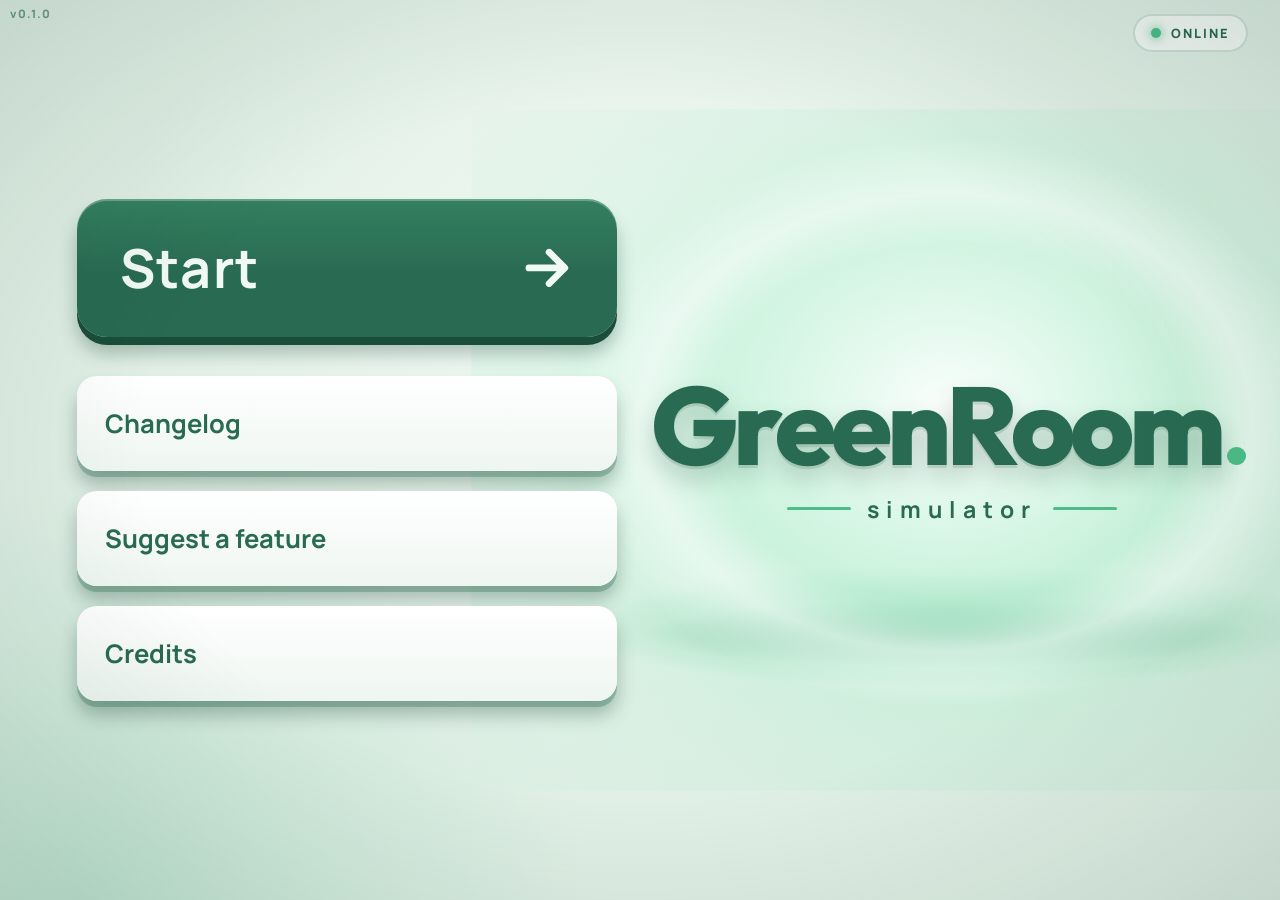
<file: index.html>
<!DOCTYPE html>
<html lang="en">
<head>
  <meta charset="utf-8">
  <meta name="viewport" content="width=device-width, initial-scale=1">
  <title>GreenRoom Simulator</title>

  <!-- Fonts: Outfit (logo/titles) and Manrope (buttons/text). Falls back to system fonts if offline. -->
  <link rel="preconnect" href="https://fonts.googleapis.com">
  <link rel="preconnect" href="https://fonts.gstatic.com" crossorigin>
  <link href="https://fonts.googleapis.com/css2?family=Manrope:wght@500;700;800&family=Outfit:wght@800&family=Rubik:wght@400;500;700;900&display=swap" rel="stylesheet">

  <!-- Styles (each file covers one area, see the notes at the top of each) -->
  <link rel="stylesheet" href="css/base.css">     <!-- colours, buttons, screen switching -->
  <link rel="stylesheet" href="css/home.css">     <!-- home screen -->
  <link rel="stylesheet" href="css/pages.css">    <!-- page headers + placeholder pages -->
  <link rel="stylesheet" href="css/setup.css">    <!-- setup screen (settings + cast) -->
  <link rel="stylesheet" href="css/predefined.css"> <!-- cast tabs + predefined casts -->
  <link rel="stylesheet" href="css/episode.css">  <!-- basic episode screen (GRX test UI) -->
  <link rel="stylesheet" href="css/track-record.css"> <!-- track record table -->
  <link rel="stylesheet" href="css/riggory.css">  <!-- riggory popup + button -->
</head>
<body>

  <!-- Version label: stuck to the top left of every screen. Change the text here when you release a new version. -->
  <div class="version" id="app-version">v0.1.0</div>

  <!-- ==========================================================
       SCREENS
       Each screen is a <section class="screen" data-screen="name">.
       Only the one with class "is-active" is visible.
       Buttons with data-goto="name" switch to that screen
       (handled in js/main.js + js/navigation.js).
       The page address shows the screen too (e.g. index.html#setup),
       so the browser Back button works and you can jump straight
       to a screen while editing.
       ========================================================== -->


  <!-- ============ HOME ============ -->
  <section class="screen screen--home is-active" data-screen="home">

    <!-- Online indicator (top right). js/main.js switches it to OFFLINE if the connection drops. -->
    <div class="status" id="net-status" role="status" aria-live="polite">
      <span class="status-dot" aria-hidden="true"></span><span class="status-text">ONLINE</span>
    </div>

    <div class="home-layout">

      <!-- Logo (on the right, big) -->
      <div class="brand">
        <h1 class="wordmark">GreenRoom<i class="dot"></i></h1>
        <p class="tag">simulator</p>
      </div>

      <!-- Main menu (on the left) -->
      <nav class="menu" aria-label="Main menu">
        <button class="btn start" data-goto="setup" data-autofocus>
          <span>Start</span>
          <svg class="arrow" viewBox="0 0 24 24" aria-hidden="true" focusable="false">
            <path d="M4 12h15M13 5l7 7-7 7" fill="none" stroke="currentColor" stroke-width="3" stroke-linecap="round" stroke-linejoin="round"/>
          </svg>
        </button>
        <div class="minor-list">
          <button class="btn minor" data-goto="changelog">Changelog</button>
          <button class="btn minor" data-goto="suggest">Suggest a feature</button>
          <button class="btn minor" data-goto="credits">Credits</button>
        </div>
      </nav>

    </div>

  </section>


  <!-- ============ SETUP (opened by Start) ============
       LEFT:  season settings (format, premiere, finale)
              built by js/setup.js from js/data/options.js
       RIGHT: search + random on top, search results, then your cast
              built by js/cast.js from js/data/queens.js
       ============================================================ -->
  <section class="screen screen--setup" data-screen="setup" aria-labelledby="title-setup">
    <div class="page-head">
      <div class="page-header">
        <button class="btn back" data-goto="home">Back</button>
        <h2 class="page-title" id="title-setup" tabindex="-1" data-autofocus>Set up your season</h2>
      </div>
      <p class="page-sub">Choose the format on the left, then find your cast on the right.</p>
    </div>

    <div class="setup-body">

      <!-- LEFT: season settings -->
      <aside class="settings-panel" aria-label="Season settings">
        <h3 class="panel-title">Season settings</h3>
        <div id="settings"></div>
      </aside>

      <!-- RIGHT: search, results, then your cast underneath -->
      <div class="cast-panel">
        <!-- Two tabs. "Your cast" (below) stays whichever tab is open. -->
        <div class="cast-tabs" role="tablist" aria-label="How to pick your cast">
          <button class="cast-tab" id="tab-btn-find" role="tab" data-tab="find" aria-selected="true" aria-controls="tab-find">Find your cast</button>
          <button class="cast-tab" id="tab-btn-predefined" role="tab" data-tab="predefined" aria-selected="false" aria-controls="tab-predefined">Predefined casts</button>
        </div>

        <!-- TAB 1: search + random + results -->
        <div class="cast-tab-panel" id="tab-find" role="tabpanel" aria-labelledby="tab-btn-find">
          <div class="cast-toolbar">
            <input class="search" id="queen-search" type="search" placeholder="Search queens" aria-label="Search queens" autocomplete="off">
            <button class="btn random" id="random-queen">Random queen</button>
          </div>
          <p class="results-count" id="results-count" aria-live="polite"></p>

          <!-- Results: a message until you search, then the top 10 queens (js/cast.js) -->
          <div class="results">
            <p class="empty-state" id="grid-message" hidden></p>
            <div class="queen-grid" id="queen-grid"></div>
          </div>
        </div>

        <!-- TAB 2: real seasons, by franchise (built by js/cast.js from the "seasons" in queens.json) -->
        <div class="cast-tab-panel" id="tab-predefined" role="tabpanel" aria-labelledby="tab-btn-predefined" hidden>
          <div class="predef-franchises" id="predef-franchises" role="group" aria-label="Franchise"></div>
          <p class="predef-note" id="predef-note" aria-live="polite"></p>
          <div class="predef-seasons" id="predef-seasons"></div>
        </div>

        <!-- Your cast: a card for every queen picked (built by js/cast.js) -->
        <div class="cast-box" role="region" aria-label="Your cast">
          <div class="cast-box-head">
            <div class="cast-box-title">
              <h3 class="panel-title">Your cast</h3>
              <span class="cast-count" id="cast-count"></span>
            </div>
            <div class="cast-box-actions">
              <button class="btn small" id="cast-clear">Clear</button>
              <button class="btn small" id="cast-continue" disabled>Continue</button>
            </div>
          </div>
          <p class="cast-hint" id="cast-hint"></p>
          <div class="cast-grid" id="cast-grid"></div>
        </div>
      </div>

    </div>

    <!-- Read out by screen readers when the cast changes -->
    <p class="sr-only" id="cast-status" aria-live="polite"></p>
  </section>


  <!-- ============ EPISODE (opened by Continue on the setup screen) ============
       Basic text output from GRX, built by js/episode.js. Replace later. -->
  <section class="screen screen--page screen--episode" data-screen="episode" aria-labelledby="title-episode">
    <div class="page-head">
      <div class="page-header">
        <button class="btn back" data-goto="setup">Back</button>
        <h2 class="page-title" id="title-episode" tabindex="-1" data-autofocus>Season</h2>
      </div>
      <p class="page-sub" id="episode-label"></p>
    </div>
    <div class="episode-stage" id="episode-stage" aria-live="polite"></div>
    <div class="episode-controls">
      <button class="btn" id="ep-next">Continue</button>
    </div>
  </section>


  <!-- ============ CHANGELOG ============
       To add a new version: copy the whole <article class="release"> block
       and paste it ABOVE the previous one. -->
  <section class="screen screen--page" data-screen="changelog" aria-labelledby="title-changelog">
    <div class="page-head">
      <div class="page-header">
        <button class="btn back" data-goto="home">Back</button>
        <h2 class="page-title" id="title-changelog" tabindex="-1" data-autofocus>Changelog</h2>
      </div>
    </div>

    <div class="info-card">
      <article class="release">
        <header class="release-head">
          <h3 class="release-version">v0.1.0 Release</h3>
          <span class="release-date">Dec 2nd 2026</span>
        </header>
        <ul class="release-list">
          <li>First public release of GreenRoom Simulator.</li>
        </ul>
      </article>
    </div>
  </section>


  <!-- ============ SUGGEST A FEATURE ============
       Built by js/suggest.js: the answers are sent to a Google Form (the
       form address and question id are at the top of that file). -->
  <section class="screen screen--page screen--suggest" data-screen="suggest" aria-labelledby="title-suggest">
    <div class="page-head">
      <div class="page-header">
        <button class="btn back" data-goto="home">Back</button>
        <h2 class="page-title" id="title-suggest" tabindex="-1" data-autofocus>Suggest a feature</h2>
      </div>
      <p class="page-sub">Got an idea, or found a bug? Tell us below.</p>
    </div>

    <form class="suggest-card" id="suggest-form" novalidate>
      <div class="suggest-field">
        <span class="suggest-label" id="suggest-type-label">What is it?</span>
        <div class="options" role="radiogroup" aria-labelledby="suggest-type-label">
          <label class="opt"><input type="radio" name="type" value="Suggestion" checked><span class="opt-box"><span class="opt-text"><span class="opt-label">Suggestion</span></span></span></label>
          <label class="opt"><input type="radio" name="type" value="Bug report"><span class="opt-box"><span class="opt-text"><span class="opt-label">Bug report</span></span></span></label>
          <label class="opt"><input type="radio" name="type" value="Other"><span class="opt-box"><span class="opt-text"><span class="opt-label">Other</span></span></span></label>
        </div>
      </div>

      <div class="suggest-field">
        <label class="suggest-label" for="suggest-text">Your message</label>
        <textarea class="search suggest-text" id="suggest-text" rows="6" maxlength="1000" placeholder="Describe your idea or the bug. The more detail, the better."></textarea>
        <p class="suggest-count" id="suggest-count" aria-hidden="true">0 / 1000</p>
      </div>

      <!-- Spam trap: people never see this, bots fill it in -->
      <div class="sr-only" aria-hidden="true">
        <label>Leave this empty <input type="text" id="suggest-trap" tabindex="-1" autocomplete="off"></label>
      </div>

      <p class="suggest-status" id="suggest-status" role="status" aria-live="polite"></p>
      <div class="suggest-actions">
        <button class="btn small suggest-send" id="suggest-send" type="submit">Send</button>
      </div>
    </form>

    <div class="suggest-card suggest-thanks" id="suggest-thanks" hidden>
      <h3 class="panel-title">Thank you!</h3>
      <p class="suggest-thanks-text">Your message has been sent. Every suggestion gets read.</p>
      <div class="suggest-actions">
        <button class="btn small" id="suggest-again" type="button">Send another</button>
      </div>
    </div>
  </section>


  <!-- ============ CREDITS ============ -->
  <section class="screen screen--page" data-screen="credits" aria-labelledby="title-credits">
    <div class="page-head">
      <div class="page-header">
        <button class="btn back" data-goto="home">Back</button>
        <h2 class="page-title" id="title-credits" tabindex="-1" data-autofocus>Credits</h2>
      </div>
    </div>

    <div class="info-card">
      <section class="credit-block">
        <h3 class="credit-title">Created by</h3>
        <p>Spencer</p>
      </section>

      <section class="credit-block">
        <h3 class="credit-title">Built with</h3>
        <p>Plain HTML, CSS and JavaScript. Fonts: Outfit and Manrope via Google Fonts.</p>
      </section>

      <section class="credit-block">
        <h3 class="credit-title">Thanks</h3>
        <p>Everyone who tested the simulator and sent suggestions.</p>
      </section>

      <section class="credit-block">
        <h3 class="credit-title">Disclaimer</h3>
        <p>GreenRoom Simulator is an unofficial fan project. It is not affiliated with or endorsed by World of Wonder, RuPaul's Drag Race or any related network. All names and images belong to their respective owners.</p>
      </section>
    </div>
  </section>


  <!-- Scripts (defer = run after the page has loaded, in this order) -->
  <script src="js/data/queens.js" defer></script>
  <script src="js/data/options.js" defer></script>
  <script src="js/data/runway-themes.js" defer></script>
  <script src="js/data/lipsync-songs.js" defer></script>
  <script src="js/navigation.js" defer></script>
  <script src="js/setup.js" defer></script>
  <script src="js/cast.js" defer></script>
  <script src="js/grx/grx-config.js" defer></script>
  <script src="js/grx/grx-engine.js" defer></script>
  <script src="js/dev.js" defer></script>
  <script src="js/suggest.js" defer></script>
  <script src="js/track-record.js" defer></script>
  <script src="js/episode.js" defer></script>
  <script src="js/main.js" defer></script>
</body>
</html>
</file>
<file: css/base.css>
/* ==========================================================================
   GreenRoom Simulator - css/base.css
   Shared foundations used by every screen. Load this first.
   Sections:
     1. Design tokens (colours and fonts, edit the look here)
     2. Base / page
     3. Screens (show/hide + switching animation)
     4. Buttons (shared 3D look)
     5. Version label
     6. Accessibility (reduced motion)
   ========================================================================== */


/* ---------- 1. Design tokens ----------
   One hue family (green ~150deg). Change a value here and it updates everywhere. */
:root {
  /* Page */
  --bg: #e0efe5;
  --bg-glow: #f1f9f4;

  /* Main green: text and buttons */
  --ink: #286a52;
  --ink-light: #34805f;        /* top of the button gradient */
  --ink-edge: #1b4d3b;         /* the 3D "underside" of buttons */
  --ink-deep: #123a2b;         /* dark text on bright accent */

  /* Bright accent: hover states, logo dot */
  --accent: #4cbd88;
  --accent-light: #67d09f;     /* top of the hover gradient */
  --accent-edge: #2f9266;
  --accent-soft: rgba(76, 189, 136, 0.5);
  --accent-clear: rgba(76, 189, 136, 0);

  --pale: #f1f9f4;             /* light text on dark green */
  --mint: #8ce6b9;             /* light green for small highlights on dark */

  /* Fonts */
  --font-logo: "Outfit", "Arial Black", Impact, sans-serif;
  --font-body: "Manrope", "Segoe UI", "Helvetica Neue", Arial, sans-serif;
}


/* ---------- 2. Base / page ---------- */
* { box-sizing: border-box; }

/* Make the "hidden" attribute always win over display settings */
[hidden] { display: none !important; }

/* Text for screen readers only */
.sr-only {
  position: absolute;
  width: 1px;
  height: 1px;
  margin: -1px;
  padding: 0;
  overflow: hidden;
  clip: rect(0 0 0 0);
  white-space: nowrap;
  border: 0;
}

html, body {
  margin: 0;
  min-height: 100%;
}

body {
  font-family: var(--font-body);
  color: var(--ink);
  background: radial-gradient(ellipse at 50% 38%, var(--bg-glow) 0%, var(--bg) 60%);
  background-attachment: fixed;
  overflow-x: hidden;
}

/* Very light vignette for depth. Raise the last number (0.13) for a stronger one. */
body::after {
  content: "";
  position: fixed;
  inset: 0;
  pointer-events: none;
  background: radial-gradient(ellipse at center, transparent 55%, rgba(18, 58, 43, 0.13) 100%);
}


/* ---------- 3. Screens ----------
   Only the screen with .is-active is shown (js/navigation.js toggles it). */
.screen {
  display: none;
  min-height: 100vh;
  flex-direction: column;
  align-items: center;
  padding: clamp(24px, 5vh, 64px) clamp(18px, 5vw, 80px);
  text-align: center;
}

.screen.is-active {
  display: flex;
  animation: screen-in 0.25s ease both;
}

@keyframes screen-in {
  from { opacity: 0; transform: translateY(8px); }
  to   { opacity: 1; transform: none; }
}


/* ---------- 4. Buttons (shared 3D look) ----------
   --edge = colour of the solid underside, --lift = how tall the underside is. */
.btn {
  --edge: var(--ink-edge);
  --lift: 8px;

  width: 100%;
  font: inherit;
  font-weight: 700;
  color: var(--pale);
  background: linear-gradient(180deg, var(--ink-light) 0%, var(--ink) 55%);
  border: 0;
  border-radius: 20px;
  cursor: pointer;
  position: relative;
  touch-action: manipulation;                     /* no double-tap-to-zoom delay */
  -webkit-tap-highlight-color: transparent;
  box-shadow:
    inset 0 2px 0 rgba(255, 255, 255, 0.28),                      /* top highlight */
    0 var(--lift) 0 var(--edge),                                   /* solid underside */
    0 calc(var(--lift) + 8px) 18px rgba(18, 58, 43, 0.3);          /* soft drop shadow */
  transition: transform 0.14s ease, background 0.14s ease, color 0.14s ease, box-shadow 0.14s ease;
}

/* Invisible extra hit area above and below the button. The button moves when
   pressed, and without this a click near its top edge could end up "off" the
   button and be ignored. */
.btn::after {
  content: "";
  position: absolute;
  inset: -10px 0;
}

/* Keyboard focus: lift, grow, turn bright green */
.btn:not(:disabled):focus-visible {
  --edge: var(--accent-edge);
  --lift: 10px;
  transform: translateY(-3px) scale(1.05);
  background: linear-gradient(180deg, var(--accent-light) 0%, var(--accent) 55%);
  color: var(--ink-deep);
  outline: none;
}

/* Mouse hover: same look. Only on devices that really hover (mouse/trackpad).
   On touch screens a hover style "sticks" after a tap, and the browser can
   swallow the first tap, so you had to tap twice. */
@media (hover: hover) and (pointer: fine) {
  .btn:not(:disabled):hover {
    --edge: var(--accent-edge);
    --lift: 10px;
    transform: translateY(-3px) scale(1.05);
    background: linear-gradient(180deg, var(--accent-light) 0%, var(--accent) 55%);
    color: var(--ink-deep);
    outline: none;
  }

  /* Pressed while hovered: keep the same size, only sink (size stays the same
     so the pointer can't slip off the edge) */
  .btn:not(:disabled):hover:active {
    transform: translateY(5px) scale(1.05);
  }
}

/* Pressed: sink into the page */
.btn:not(:disabled):active {
  --lift: 2px;
  transform: translateY(5px);
}

/* Disabled: faded and flat */
.btn:disabled {
  opacity: 0.45;
  cursor: not-allowed;
  box-shadow:
    inset 0 2px 0 rgba(255, 255, 255, 0.2),
    0 4px 0 var(--edge);
}


/* ---------- 5. Version label ----------
   Fixed to the very top left, on every screen. Text is in index.html. */
.version {
  position: fixed;
  top: 6px;
  left: 10px;
  z-index: 40;
  font-family: var(--font-body);
  font-weight: 800;
  font-size: 0.72rem;
  letter-spacing: 0.08em;
  color: var(--ink);
  opacity: 0.65;
  pointer-events: none;          /* never blocks a click underneath */
  user-select: none;
}


/* ---------- 6. Accessibility ---------- */
@media (prefers-reduced-motion: reduce) {
  .screen.is-active { animation: none; }
  .btn { transition: none; }
}
</file>
<file: css/home.css>
/* ==========================================================================
   GreenRoom Simulator - css/home.css
   The home screen: buttons on the left, big logo on the right (with a 3D glow
   behind it), and the ONLINE indicator in the top right.
   Sections:
     1. Layout (two columns, stacks on small screens)
     2. Logo (wordmark + "simulator") and its glow
     3. Menu buttons
     4. Online indicator
     5. Accessibility (reduced motion)
   ========================================================================== */


/* ---------- 1. Layout ---------- */
.screen--home {
  position: relative;
  justify-content: center;
  overflow: hidden;                          /* the glow can never make the page scroll */
  padding-left: clamp(24px, 6vw, 110px);     /* buttons sit well in from the left edge */
  padding-right: clamp(24px, 4vw, 70px);
}

/* A very faint, still glow in the bottom left corner */
.screen--home::before {
  content: "";
  position: absolute;
  inset: 0;
  z-index: 0;
  pointer-events: none;
  background: radial-gradient(ellipse 40% 46% at 6% 100%, rgba(76, 189, 136, 0.2) 0%, rgba(76, 189, 136, 0) 100%);
}

.home-layout {
  position: relative;
  z-index: 1;
  width: min(100%, 1500px);
  display: grid;
  grid-template-columns: minmax(320px, 540px) minmax(0, 1fr);   /* buttons | logo (gets the rest) */
  align-items: center;
  gap: clamp(32px, 4vw, 64px);
}

.menu  { grid-column: 1; grid-row: 1; }
.brand { grid-column: 2; grid-row: 1; justify-self: center; }

/* Phones and small tablets: logo on top, buttons underneath */
@media (max-width: 960px) {
  .screen--home { padding-left: clamp(18px, 5vw, 48px); padding-right: clamp(18px, 5vw, 48px); }
  .home-layout { grid-template-columns: 1fr; gap: clamp(28px, 6vh, 56px); }
  .brand, .menu { grid-column: 1; }
  .brand { grid-row: 1; }
  .menu  { grid-row: 2; width: min(100%, 520px); margin: 0 auto; }
}


/* ---------- 2. Logo and its glow ---------- */
/* The wordmark and "simulator" are ONE group: the group is only as wide as the
   wordmark, and "simulator" is centred directly underneath it. */
.brand {
  position: relative;
  isolation: isolate;                        /* keeps the glow behind the text, above the page */
  display: flex;
  flex-direction: column;
  align-items: center;
  width: fit-content;
  max-width: 100%;
  user-select: none;
  text-align: center;
}

.wordmark {
  margin: 0;
  font-family: var(--font-logo);
  font-weight: 800;
  font-size: clamp(3rem, 8.6vw, 11rem);      /* min, scales with screen, max */
  line-height: 0.9;
  letter-spacing: -0.045em;
  color: var(--ink);
  white-space: nowrap;
  text-shadow: 0 0.03em 0 rgba(27, 77, 59, 0.14), 0 0.12em 0.22em rgba(18, 58, 43, 0.22);   /* a little depth */
}

/* The pulsing green dot after "GreenRoom" */
.dot {
  display: inline-block;
  width: 0.17em;
  height: 0.17em;
  margin-left: 0.05em;
  border-radius: 50%;
  background: var(--accent);
  animation: live 2.6s ease-out infinite;
}

@keyframes live {
  0%   { box-shadow: 0 0 0 0 var(--accent-soft); }
  70%  { box-shadow: 0 0 0 0.2em var(--accent-clear); }
  100% { box-shadow: 0 0 0 0 var(--accent-clear); }
}

/* "simulator" underneath, with a line either side */
.tag {
  margin: clamp(12px, 2vh, 24px) 0 0;
  display: flex;
  align-items: center;
  justify-content: center;
  gap: 16px;
  padding-left: 0.32em;          /* balances the letter-spacing so it is truly centred */
  font-weight: 700;
  font-size: clamp(0.9rem, 1.8vw, 1.7rem);
  letter-spacing: 0.32em;
  color: var(--ink);
}

.tag::before,
.tag::after {
  content: "";
  width: clamp(28px, 5vw, 90px);
  height: 3px;
  border-radius: 2px;
  background: var(--accent);
}

/* The 3D glow. It is centred on the logo group, so it always follows the logo.
   Layers, top to bottom: bright core, soft ring, mint halo, wide glow, then the
   "floor": a mint glow and a dark soft shadow under the logo, like a lit stage.
   Change the rgba() numbers to make it stronger or fainter. */
.brand::before {
  content: "";
  position: absolute;
  z-index: -1;
  left: 50%;
  top: 50%;
  width: 170%;
  aspect-ratio: 1.4;
  transform: translate(-50%, -50%);
  pointer-events: none;
  background:
    radial-gradient(ellipse 26% 30% at 50% 44%, rgba(255, 255, 255, 0.95) 0%, rgba(255, 255, 255, 0) 100%),
    radial-gradient(ellipse 40% 42% at 50% 46%, rgba(255, 255, 255, 0) 62%, rgba(255, 255, 255, 0.5) 80%, rgba(255, 255, 255, 0) 100%),
    radial-gradient(ellipse 44% 48% at 50% 46%, rgba(190, 245, 215, 0.8) 0%, rgba(140, 230, 185, 0) 100%),
    radial-gradient(ellipse 70% 72% at 50% 50%, rgba(140, 230, 185, 0.42) 0%, rgba(140, 230, 185, 0) 100%),
    radial-gradient(ellipse 40% 9% at 50% 76%, rgba(76, 189, 136, 0.55) 0%, rgba(76, 189, 136, 0) 100%),
    radial-gradient(ellipse 32% 5% at 50% 77%, rgba(27, 77, 59, 0.32) 0%, rgba(27, 77, 59, 0) 100%);
  animation: glow-breathe 11s ease-in-out infinite alternate;
}

@keyframes glow-breathe {
  from { opacity: 0.8; transform: translate(-50%, -50%) scale(1); }
  to   { opacity: 1;   transform: translate(-50%, -50%) scale(1.05); }
}


/* ---------- 3. Menu buttons ---------- */
.menu {
  width: 100%;
  display: flex;
  flex-direction: column;
  gap: clamp(26px, 4.4vh, 42px);
}

/* The big Start button (normal button green), with an arrow on the right.
   On hover it only gets a little lighter. */
.btn.start {
  display: flex;
  align-items: center;
  justify-content: space-between;
  gap: 16px;
  padding: clamp(20px, 3.6vh, 36px) clamp(28px, 3.4vw, 46px);
  font-size: clamp(2.4rem, 4.2vw, 4rem);
  letter-spacing: 0.02em;
  text-align: left;
  border-radius: 30px;
}

.btn.start:not(:disabled):hover,
.btn.start:not(:disabled):focus-visible {
  --edge: var(--ink-edge);
  --lift: 8px;
  color: var(--pale);
  background: linear-gradient(180deg, #3f9673 0%, #2e7b5d 55%);
  transform: translateY(-2px) scale(1.02);
}

.btn.start:not(:disabled):active {
  --lift: 2px;
  transform: translateY(5px) scale(1.01);
}

.btn.start .arrow {
  flex: 0 0 auto;
  width: 1em;
  height: 1em;
  transition: transform 0.14s ease;
}

.btn.start:not(:disabled):hover .arrow,
.btn.start:not(:disabled):focus-visible .arrow { transform: translateX(8px); }

/* Changelog / Suggest / Credits: quieter, whitish buttons stacked underneath */
.minor-list {
  display: flex;
  flex-direction: column;
  gap: 20px;
}

.btn.minor {
  --edge: rgba(40, 106, 82, 0.3);
  --lift: 6px;
  padding: clamp(20px, 3.4vh, 30px) 28px;
  font-size: clamp(1.2rem, 2vw, 1.7rem);
  text-align: left;
  border-radius: 20px;
  color: var(--ink);
  background: linear-gradient(180deg, #ffffff 0%, #eef6f1 100%);
}


/* ---------- 4. Online indicator (top right) ---------- */
.status {
  position: absolute;
  z-index: 2;
  top: 14px;
  right: clamp(14px, 3vw, 32px);
  display: inline-flex;
  align-items: center;
  gap: 10px;
  padding: 8px 16px;
  font-family: var(--font-body);
  font-weight: 800;
  font-size: 0.8rem;
  letter-spacing: 0.16em;
  color: var(--ink);
  background: rgba(255, 255, 255, 0.6);
  border: 2px solid rgba(40, 106, 82, 0.18);
  border-radius: 999px;
  user-select: none;
}

.status-dot {
  width: 10px;
  height: 10px;
  border-radius: 50%;
  background: var(--accent);
  box-shadow: 0 0 8px 2px var(--accent-soft);
  animation: live 2.6s ease-out infinite;
}

/* Offline: grey dot, no glow */
.status.is-offline .status-dot {
  background: #9a9a9a;
  box-shadow: none;
  animation: none;
}


/* ---------- 5. Accessibility ---------- */
@media (prefers-reduced-motion: reduce) {
  .dot, .status-dot, .brand::before { animation: none; }
  .btn.start .arrow { transition: none; }
}
</file>
<file: css/pages.css>
/* ==========================================================================
   GreenRoom Simulator - css/pages.css
   Pieces shared by every sub-screen (Back button bar, page title) and the
   simple pages (Changelog, Suggest a feature, Credits).
   Sections:
     1. Placeholder pages and shared page header
     2. Suggest a feature form
     3. Changelog and Credits
   ========================================================================== */


/* ---------- 1. Placeholder pages and shared page header ---------- */
.screen--page {
  --page-width: 860px;                 /* content width; screens can override */
  justify-content: flex-start;
  gap: clamp(24px, 5vh, 48px);
}

.btn.back {
  --lift: 6px;
  width: auto;
  font-size: clamp(1rem, 1.8vw, 1.3rem);
  padding: 14px 32px;
  border-radius: 16px;
}

.page-title {
  margin: 0;
  font-family: var(--font-logo);
  font-weight: 800;
  font-size: clamp(2rem, 5.2vw, 4rem);
  line-height: 1;
  letter-spacing: -0.03em;
  color: var(--ink);
  outline: none;
}

/* Dashed box that marks "something goes here later" */
.placeholder-card {
  width: min(100%, var(--page-width));
  flex: 1;
  max-height: 520px;
  min-height: 240px;
  display: flex;
  align-items: center;
  justify-content: center;
  padding: 32px;
  border: 3px dashed rgba(40, 106, 82, 0.4);
  border-radius: 26px;
  background: rgba(255, 255, 255, 0.35);
}

.placeholder-card p {
  margin: 0;
  max-width: 34ch;
  font-weight: 700;
  font-size: clamp(1.05rem, 2vw, 1.5rem);
  line-height: 1.4;
  color: var(--ink);
}


/* Page header: Back button and title on one line, description underneath */
.page-head {
  width: min(100%, var(--page-width));
  display: grid;
  gap: 12px;
  justify-items: center;
}

/* Back button on the left, title in the middle, level with each other */
.page-header {
  width: 100%;
  display: grid;
  grid-template-columns: 1fr auto 1fr;
  align-items: center;
  gap: 16px;
}

.page-header .back { justify-self: start; }
.page-header .page-title { grid-column: 2; text-align: center; }

/* Phones: Back button above the title */
@media (max-width: 640px) {
  .page-header {
    grid-template-columns: 1fr;
    justify-items: center;
  }
  .page-header .back { justify-self: start; }
  .page-header .page-title { grid-column: 1; }
}

.page-sub {
  margin: 0;
  font-weight: 700;
  font-size: clamp(1rem, 2vw, 1.35rem);
  color: var(--ink);
}


/* ---------- 2. Suggest a feature form (built by js/suggest.js) ---------- */
.suggest-card {
  width: min(100%, var(--page-width));
  display: flex;
  flex-direction: column;
  gap: 22px;
  padding: clamp(20px, 3vw, 34px);
  text-align: left;
  background: rgba(255, 255, 255, 0.45);
  border: 2px solid rgba(40, 106, 82, 0.18);
  border-radius: 28px;
  box-shadow: 0 8px 20px rgba(18, 58, 43, 0.12);
}

.suggest-field { display: flex; flex-direction: column; gap: 10px; }

.suggest-label {
  font-family: var(--font-logo);
  font-weight: 800;
  font-size: 1.35rem;
  letter-spacing: -0.02em;
  color: var(--ink);
}

.suggest-card .options { margin-top: 0; }
.suggest-card .opt-box { min-height: 64px; padding: 12px 16px; }

.suggest-text {
  flex: none;
  width: 100%;
  min-height: 170px;
  resize: vertical;
  font-size: 1.05rem;
  line-height: 1.45;
}

.suggest-count {
  margin: 0;
  text-align: right;
  font-size: 0.85rem;
  font-weight: 700;
  opacity: 0.7;
}

.suggest-status {
  margin: 0;
  min-height: 1.4em;
  font-weight: 700;
  line-height: 1.4;
}
.suggest-status.is-error { color: #7a1010; }

.suggest-actions { display: flex; justify-content: flex-end; padding-bottom: 6px; }
.suggest-thanks { align-items: center; text-align: center; }
.suggest-thanks .suggest-actions { justify-content: center; }
.suggest-thanks-text { margin: 0; font-weight: 700; font-size: 1.15rem; }


/* ---------- 3. Changelog and Credits (text written in index.html) ----------
   Same light card look as the suggest form and the settings panel. */
.info-card {
  width: min(100%, var(--page-width));
  display: flex;
  flex-direction: column;
  gap: 22px;
  padding: clamp(20px, 3vw, 34px);
  text-align: left;
  color: var(--ink);
  background: rgba(255, 255, 255, 0.45);
  border: 2px solid rgba(40, 106, 82, 0.18);
  border-radius: 28px;
  box-shadow: 0 8px 20px rgba(18, 58, 43, 0.12);
}

/* One version in the changelog */
.release-head {
  display: flex;
  flex-wrap: wrap;
  align-items: baseline;
  justify-content: space-between;
  gap: 8px 16px;
  padding-bottom: 12px;
  border-bottom: 3px solid var(--accent);
}

.release-version,
.credit-title {
  margin: 0;
  font-family: var(--font-logo);
  font-weight: 800;
  letter-spacing: -0.02em;
}

.release-version { font-size: clamp(1.4rem, 3vw, 2rem); }
.credit-title    { font-size: 1.2rem; margin-bottom: 6px; }

.release-date {
  font-weight: 700;
  opacity: 0.75;
}

.release-list {
  margin: 16px 0 0;
  padding-left: 1.2em;
  font-weight: 700;
  line-height: 1.6;
}

/* Older versions sit underneath with a divider */
.release + .release {
  padding-top: 22px;
  border-top: 2px solid rgba(40, 106, 82, 0.15);
}

/* Credits sections */
.credit-block p {
  margin: 0 0 6px;
  font-weight: 700;
  line-height: 1.5;
}
</file>
<file: css/setup.css>
/* ==========================================================================
   GreenRoom Simulator - css/setup.css
   The setup screen: season settings on the LEFT, cast on the RIGHT.
   Sections:
     1. Layout (two columns, stacks on small screens)
     2. Season settings panel (left)
     3. Cast panel (right): search, results, your cast
     4. Accessibility (reduced motion)
   Only the page itself scrolls (no scroll areas inside panels).
   ========================================================================== */


/* ---------- 1. Layout ---------- */
.screen--setup {
  --page-width: 1280px;
  justify-content: flex-start;
  gap: clamp(20px, 4vh, 36px);
  padding-bottom: 28px;
}

.setup-body {
  width: min(100%, var(--page-width));
  display: grid;
  grid-template-columns: minmax(360px, 6fr) minmax(0, 5fr);   /* settings | cast */
  gap: 28px;
  align-items: start;
  text-align: left;
}

/* Smaller screens: settings on top, cast underneath */
@media (max-width: 980px) {
  .setup-body { grid-template-columns: 1fr; }
}

.panel-title {
  margin: 0;
  font-family: var(--font-logo);
  font-weight: 800;
  font-size: 1.6rem;
  letter-spacing: -0.02em;
  color: var(--ink);
}


/* ---------- 2. Season settings panel (left) ---------- */
.settings-panel {
  padding: clamp(22px, 3vw, 36px);
  background: rgba(255, 255, 255, 0.45);
  border: 2px solid rgba(40, 106, 82, 0.18);
  border-radius: 28px;
  box-shadow: 0 8px 20px rgba(18, 58, 43, 0.12);
}

.settings-panel .panel-title { font-size: clamp(1.8rem, 3vw, 2.3rem); }

.settings-note {
  margin: 14px 0 6px;
  padding: 10px 14px;
  font-size: 0.9rem;
  font-weight: 700;
  line-height: 1.4;
  color: var(--ink-deep);
  background: rgba(76, 189, 136, 0.2);
  border-radius: 12px;
}

/* One group of options (Format, Premiere, Finale) */
.group {
  padding: 28px 0 4px;
}

.group + .group {
  margin-top: 24px;
  border-top: 2px solid rgba(40, 106, 82, 0.15);
}

.group-title {
  margin: 0;
  font-family: var(--font-logo);
  font-weight: 800;
  font-size: clamp(1.5rem, 2.4vw, 1.9rem);
  letter-spacing: -0.02em;
  color: var(--ink);
}

.group-help {
  margin: 6px 0 0;
  font-size: 0.95rem;
  font-weight: 700;
  line-height: 1.4;
  opacity: 0.75;
}

/* The choices sit side by side as big tiles, wrapping when space runs out */
.options {
  display: grid;
  grid-template-columns: repeat(auto-fit, minmax(150px, 1fr));
  gap: 12px;
  margin-top: 18px;
}

/* One option tile. The real radio/checkbox is invisible but covers the tile,
   so clicks and keyboard focus work normally. */
.opt {
  position: relative;
  display: block;
}

.opt input {
  position: absolute;
  inset: 0;
  z-index: 1;
  width: 100%;
  height: 100%;
  margin: 0;
  opacity: 0;
  cursor: pointer;
  touch-action: manipulation;
}

.opt-box {
  display: flex;
  align-items: center;
  gap: 14px;
  height: 100%;
  min-height: 88px;
  padding: 16px 18px;
  font-size: 1.1rem;
  font-weight: 700;
  line-height: 1.2;
  color: var(--ink);
  background: rgba(255, 255, 255, 0.6);
  border: 2px solid rgba(40, 106, 82, 0.25);
  border-radius: 18px;
  transition: border-color 0.14s ease, background 0.14s ease, box-shadow 0.14s ease;
}

/* Round marker for pick-one, square marker for switch-on/off */
.opt-box::before {
  content: "";
  flex: 0 0 24px;
  height: 24px;
  border: 2px solid var(--ink);
  border-radius: 50%;
  background: transparent;
  transition: background 0.14s ease, border-color 0.14s ease;
}

.opt--multi .opt-box::before { border-radius: 7px; }

@media (hover: hover) and (pointer: fine) {
  .opt:hover .opt-box { border-color: var(--accent); }
}

.opt input:checked + .opt-box {
  background: #fff;
  border-color: var(--accent);
  box-shadow: 0 4px 0 var(--accent-edge);
}

.opt input:checked + .opt-box::before {
  background: var(--accent);
  border-color: var(--accent-edge);
  box-shadow: inset 0 0 0 4px #fff;
}

.opt input:focus-visible + .opt-box {
  outline: 3px solid var(--accent);
  outline-offset: 2px;
}

.opt-text {
  display: grid;
  gap: 2px;
}

.opt-note {
  font-size: 0.85rem;
  font-weight: 700;
  opacity: 0.7;
}


/* Choices locked by the chosen format (e.g. Lip Sync Legacy forces a Regular premiere) */
.opt--disabled input { cursor: not-allowed; }
.opt--disabled .opt-box { opacity: 0.4; }

/* Locked choices (still in development): blurred, lock icon on top.
   They are buttons: clicking one opens the "coming soon" popup. */
.opt--locked {
  width: 100%;
  padding: 0;
  font: inherit;
  text-align: left;
  color: inherit;
  background: none;
  border: 0;
  cursor: pointer;
  touch-action: manipulation;
  -webkit-tap-highlight-color: transparent;
}

.opt--locked .opt-box { opacity: 0.7; }

.opt-lock {
  position: absolute;
  inset: 0;
  display: grid;
  place-items: center;
  color: var(--ink);
  background: rgba(224, 239, 229, 0.35);
  border-radius: 18px;
  -webkit-backdrop-filter: blur(4px);
  backdrop-filter: blur(4px);
  transition: background 0.14s ease;
}

.opt--locked:focus-visible { outline: 3px solid var(--accent); outline-offset: 2px; border-radius: 18px; }

@media (hover: hover) and (pointer: fine) {
  .opt--locked:hover .opt-box { border-color: rgba(40, 106, 82, 0.25); }   /* no green hover: it can't be picked */
  .opt--locked:hover .opt-lock { background: rgba(224, 239, 229, 0.5); }
}

/* The "coming soon" popup (a native <dialog>, centred by the browser) */
.modal {
  width: min(90vw, 420px);
  padding: 32px 28px 30px;
  text-align: center;
  color: var(--ink);
  background: var(--pale);
  border: 2px solid rgba(40, 106, 82, 0.25);
  border-radius: 28px;
  box-shadow: 0 20px 50px rgba(18, 58, 43, 0.4);
}

.modal[open] { animation: screen-in 0.2s ease both; }

.modal::backdrop {
  background: rgba(18, 58, 43, 0.5);
  -webkit-backdrop-filter: blur(3px);
  backdrop-filter: blur(3px);
}

.modal-icon { display: inline-flex; margin-bottom: 6px; color: var(--ink); }
.modal-icon svg { width: 44px; height: 44px; }

.modal-title {
  margin: 0 0 10px;
  font-family: var(--font-logo);
  font-weight: 800;
  font-size: 1.9rem;
  letter-spacing: -0.02em;
}

.modal-text {
  margin: 0 0 24px;
  font-weight: 700;
  line-height: 1.45;
}

.modal-dismiss { min-width: 150px; margin-bottom: 6px; }


/* ---------- 3. Cast panel (right) ---------- */
.cast-panel {
  min-width: 0;                 /* lets the grid shrink instead of overflowing */
  display: flex;
  flex-direction: column;
  gap: 22px;
}

/* Search box + Random button */
.cast-toolbar {
  display: flex;
  flex-wrap: wrap;
  align-items: stretch;
  gap: 16px;
  padding-bottom: 8px;           /* room for the button's 3D underside */
}

.search {
  flex: 1 1 260px;
  min-width: 0;
  font: inherit;
  font-weight: 700;
  font-size: clamp(1.05rem, 2vw, 1.35rem);
  padding: 14px 18px;
  color: var(--ink-deep);
  background: rgba(255, 255, 255, 0.7);
  border: 3px solid rgba(40, 106, 82, 0.35);
  border-radius: 18px;
  box-shadow: inset 0 3px 6px rgba(18, 58, 43, 0.12);
  outline: none;
  transition: border-color 0.14s ease, box-shadow 0.14s ease;
}

.search::placeholder { color: rgba(40, 106, 82, 0.6); }

.search:focus {
  border-color: var(--accent);
  box-shadow: inset 0 3px 6px rgba(18, 58, 43, 0.12), 0 0 0 4px var(--accent-soft);
}

.btn.random {
  flex: 0 0 auto;
  width: auto;
  font-size: clamp(1rem, 1.8vw, 1.2rem);
  padding: 14px 26px;
}

.results-count {
  margin: 0;
  font-weight: 700;
  color: var(--ink);
  opacity: 0.8;
}

/* Queen cards: just the photo with the name over the bottom */
.queen-grid {
  display: grid;
  --name-size: 0.78rem;                      /* name text: normal / long / very long names */
  --name-size-long: 0.7rem;
  --name-size-xlong: 0.62rem;
  grid-template-columns: repeat(5, 1fr);     /* 5 wide: 10 results make 2 rows */
  gap: 10px;
  padding: 6px 6px 8px;            /* room so the picked ring isn't cut off */
}

/* Phones: 3 wide so the cards stay easy to tap */
@media (max-width: 640px) {
  .queen-grid { grid-template-columns: repeat(3, 1fr); }
}

/* The results area keeps its height, so the page doesn't jump when the
   message is replaced by cards */
.results { min-height: 250px; }

.queen-card {
  position: relative;
  display: block;
  width: 100%;
  padding: 0;
  overflow: hidden;
  font: inherit;
  text-align: left;
  color: #fff;
  background: transparent;
  border: 0;
  border-radius: 14px;
  cursor: pointer;
  touch-action: manipulation;
  -webkit-tap-highlight-color: transparent;
  box-shadow: 0 5px 12px rgba(18, 58, 43, 0.22);
  transition: transform 0.14s ease, box-shadow 0.14s ease, opacity 0.14s ease;
}

/* Keeps every card a 4:5 portrait */
.queen-card::before {
  content: "";
  display: block;
  padding-top: 125%;
}

.queen-card:focus-visible {
  outline: 4px solid var(--accent);
  outline-offset: 3px;
}

/* Hover only on devices that really hover (see the note in base.css) */
@media (hover: hover) and (pointer: fine) {
  .queen-card:not(:disabled):hover {
    transform: translateY(-4px) scale(1.04);
    box-shadow: 0 12px 22px rgba(18, 58, 43, 0.32);
  }
}

.queen-card.is-selected {
  box-shadow: 0 0 0 4px var(--accent), 0 8px 18px rgba(18, 58, 43, 0.3);
}

.queen-card:disabled {
  opacity: 0.4;
  cursor: not-allowed;
}

.queen-card.just-added { animation: pop 0.5s ease; }

@keyframes pop {
  0%   { transform: scale(1); }
  40%  { transform: scale(1.08); }
  100% { transform: scale(1); }
}

/* Photo fills the whole card (silhouette shows if there is no photo) */
.portrait {
  position: absolute;
  inset: 0;
  display: block;
  overflow: hidden;
  background: linear-gradient(160deg, #d3e9dc, #8fc3a8);
}

.portrait::before {                 /* head */
  content: "";
  position: absolute;
  left: 33%;
  top: 22%;
  width: 34%;
  height: 0;
  padding-top: 34%;
  border-radius: 50%;
  background: rgba(255, 255, 255, 0.65);
}

.portrait::after {                  /* shoulders */
  content: "";
  position: absolute;
  left: 14%;
  bottom: -6%;
  width: 72%;
  height: 40%;
  border-radius: 50% 50% 0 0;
  background: rgba(255, 255, 255, 0.65);
}

.portrait img {
  position: absolute;
  inset: 0;
  z-index: 1;
  width: 100%;
  height: 100%;
  object-fit: cover;
  object-position: 50% 20%;         /* keep faces in frame */
}

/* Name on a soft dark fade at the bottom */
.queen-name {
  position: absolute;
  left: 0;
  right: 0;
  bottom: 0;
  z-index: 2;
  padding: 34px 7px 8px;
  font-family: var(--font-logo);
  font-weight: 800;
  font-size: var(--name-size);
  line-height: 1.12;
  overflow-wrap: anywhere;          /* safety net: never let a long word run off the card */
  letter-spacing: -0.01em;
  text-shadow: 0 1px 3px rgba(0, 0, 0, 0.5);
  background: linear-gradient(to top, rgba(10, 36, 26, 0.92) 0%, rgba(10, 36, 26, 0.6) 55%, rgba(10, 36, 26, 0) 100%);
  display: -webkit-box;
  -webkit-box-orient: vertical;
  -webkit-line-clamp: 3;            /* names can use up to 3 lines */
  overflow: hidden;
}

/* Longer names get smaller text so they fit fully (set in js/cast.js) */
.queen-name.is-long  { font-size: var(--name-size-long); }
.queen-name.is-xlong { font-size: var(--name-size-xlong); }

/* Tick in the corner of picked queens */
.queen-check {
  display: none;
  position: absolute;
  top: 6px;
  right: 6px;
  z-index: 3;
  width: 22px;
  height: 22px;
  border-radius: 50%;
  background: var(--accent);
  box-shadow: 0 0 0 3px #fff;
}

.queen-check::after {
  content: "";
  position: absolute;
  left: 5px;
  top: 5px;
  width: 10px;
  height: 5px;
  border-left: 3px solid var(--ink-deep);
  border-bottom: 3px solid var(--ink-deep);
  transform: rotate(-45deg);
}

.queen-card.is-selected .queen-check { display: block; }

/* Loading / error / "no results" message */
.empty-state {
  min-height: 250px;
  margin: 0;
  padding: 32px;
  display: flex;
  align-items: center;
  justify-content: center;
  text-align: center;
  font-weight: 700;
  border: 3px dashed rgba(40, 106, 82, 0.4);
  border-radius: 22px;
  background: rgba(255, 255, 255, 0.35);
}

/* Your cast: a light card like the season settings, holding a card per queen */
.cast-box {
  display: flex;
  flex-direction: column;
  gap: 14px;
  padding: clamp(18px, 2.4vw, 28px);
  background: rgba(255, 255, 255, 0.45);
  border: 2px solid rgba(40, 106, 82, 0.18);
  border-radius: 28px;
  box-shadow: 0 8px 20px rgba(18, 58, 43, 0.12);
}

.cast-box-head {
  display: flex;
  flex-wrap: wrap;
  align-items: center;
  gap: 12px 16px;
  padding-bottom: 6px;             /* room for the buttons' 3D underside */
}

.cast-box-title {
  display: flex;
  align-items: baseline;
  gap: 12px;
  margin-right: auto;
}

.cast-count {
  font-family: var(--font-logo);
  font-weight: 800;
  font-size: 1.2rem;
  color: var(--accent-edge);
}

.cast-box-actions {
  display: flex;
  gap: 12px;
}

.btn.small {
  --lift: 5px;
  width: auto;
  font-size: 1rem;
  padding: 12px 24px;
  border-radius: 14px;
}

.cast-error {
  margin: 0;
  padding: 10px 14px;
  font-size: 0.95rem;
  font-weight: 700;
  line-height: 1.4;
  color: #7a1010;
  background: rgba(255, 99, 71, 0.18);
  border: 2px solid rgba(255, 99, 71, 0.55);
  border-radius: 12px;
}

.cast-hint {
  margin: 0;
  font-size: 0.95rem;
  font-weight: 700;
  line-height: 1.4;
  color: var(--ink);
  opacity: 0.75;
}

/* 4 cards across, so every queen is big and easy to see. The box simply
   grows as queens are added (and hides the grid while it is empty). */
.cast-grid {
  --name-size: 0.9rem;
  --name-size-long: 0.8rem;
  --name-size-xlong: 0.7rem;
  display: grid;
  grid-template-columns: repeat(4, 1fr);
  gap: 12px;
  padding: 2px;
}

.cast-grid:empty { display: none; }

@media (max-width: 640px) {
  .cast-grid { grid-template-columns: repeat(3, 1fr); }
}

/* Small "x" in the corner: click the card to remove her */
.queen-remove {
  position: absolute;
  top: 6px;
  right: 6px;
  z-index: 3;
  width: 24px;
  height: 24px;
  border-radius: 50%;
  font-size: 17px;
  font-weight: 800;
  line-height: 22px;
  text-align: center;
  color: var(--ink-deep);
  background: rgba(255, 255, 255, 0.92);
  box-shadow: 0 1px 4px rgba(0, 0, 0, 0.3);
}

/* ---------- 4. Accessibility ---------- */
@media (prefers-reduced-motion: reduce) {
  .queen-card, .search, .opt-box, .opt-box::before, .opt-lock { transition: none; }
  .modal[open] { animation: none; }
  .queen-card.just-added { animation: none; }
}
</file>
<file: css/predefined.css>
/* ==========================================================================
   GreenRoom Simulator - css/predefined.css
   The two tabs above the cast picker (Find your cast / Predefined casts) and
   the predefined casts tab: franchise buttons + one small card per real season.
   Uses the colour tokens from base.css. Load after setup.css.
   ========================================================================== */

/* ---------- Tabs ---------- */
.cast-tabs {
  display: flex;
  flex-wrap: wrap;
  gap: 10px;
  margin: 0 0 6px;
  padding-bottom: 6px;           /* room for the active tab's underside */
}

.cast-tab {
  font-family: var(--font-logo);
  font-weight: 800;
  font-size: clamp(1.05rem, 2vw, 1.4rem);
  letter-spacing: -0.02em;
  padding: 10px 22px;
  color: var(--ink);
  background: rgba(255, 255, 255, 0.55);
  border: 3px solid rgba(40, 106, 82, 0.35);
  border-radius: 14px;
  cursor: pointer;
  transition: background 0.14s ease, color 0.14s ease, border-color 0.14s ease, transform 0.14s ease;
}
.cast-tab:hover,
.cast-tab:focus-visible { border-color: var(--accent); outline: none; }
.cast-tab[aria-selected="true"] {
  color: var(--pale);
  background: var(--ink);
  border-color: var(--ink);
  box-shadow: 0 4px 0 var(--ink-edge);
}

/* Each tab's content stacks the same way */
.cast-tab-panel {
  display: flex;
  flex-direction: column;
  gap: 16px;
}

/* ---------- Predefined casts ---------- */
.predef-franchises {
  display: flex;
  flex-wrap: wrap;
  gap: 10px;
}

.franchise-pill {
  font-family: var(--font-body);
  font-weight: 800;
  font-size: 0.95rem;
  padding: 9px 18px;
  color: var(--ink);
  background: rgba(255, 255, 255, 0.6);
  border: 3px solid transparent;
  border-radius: 999px;
  box-shadow: 0 3px 0 rgba(27, 77, 59, 0.25);
  cursor: pointer;
  transition: border-color 0.14s ease, background 0.14s ease, color 0.14s ease;
}
.franchise-pill:hover,
.franchise-pill:focus-visible { border-color: var(--accent); outline: none; }
.franchise-pill[aria-pressed="true"] {
  color: var(--ink-deep);
  background: var(--accent);
  box-shadow: 0 3px 0 var(--accent-edge);
}

.predef-note {
  margin: 0;
  font-weight: 700;
  font-size: 0.95rem;
  color: var(--ink);
  opacity: 0.8;
}

.predef-seasons {
  display: grid;
  grid-template-columns: repeat(auto-fill, minmax(118px, 1fr));
  gap: 10px;
  padding-bottom: 6px;
}

.season-card {
  display: flex;
  flex-direction: column;
  align-items: flex-start;
  gap: 1px;
  padding: 8px 12px 10px;
  font-family: var(--font-body);
  text-align: left;
  color: var(--ink);
  background: rgba(255, 255, 255, 0.7);
  border: 3px solid transparent;
  border-radius: 14px;
  cursor: pointer;
  box-shadow: 0 3px 0 rgba(27, 77, 59, 0.25), 0 5px 10px rgba(18, 58, 43, 0.12);
  transition: transform 0.14s ease, border-color 0.14s ease, box-shadow 0.14s ease, background 0.14s ease;
}
.season-card:hover,
.season-card:focus-visible { transform: translateY(-2px) scale(1.03); border-color: var(--accent); outline: none; }
.season-card.is-active {
  background: #fff;
  border-color: var(--accent);
  box-shadow: 0 3px 0 var(--accent-edge), 0 5px 10px rgba(18, 58, 43, 0.12);
}

.season-name {
  font-family: var(--font-logo);
  font-weight: 800;
  font-size: 1.05rem;
  line-height: 1.1;
  letter-spacing: -0.02em;
}
.season-count { font-weight: 700; font-size: 0.72rem; opacity: 0.75; }

@media (prefers-reduced-motion: reduce) {
  .cast-tab, .franchise-pill, .season-card { transition: none; }
}
</file>
<file: css/episode.css>
/* ==========================================================================
   GreenRoom Simulator - css/episode.css
   Episode scenes: one stage per screen, with animated reveals.
   Animation timing comes from --d (delay) set per card in js/episode.js.
   ========================================================================== */

.screen--episode { --page-width: 1000px; justify-content: flex-start; gap: 20px; }

.episode-stage {
  width: min(100%, var(--page-width));
  min-height: 56vh;
  display: flex;
  flex-direction: column;
  align-items: center;
  justify-content: center;
  gap: 18px;
  padding: 10px 0;
}

.episode-stage.is-new > * { animation: scene-in 0.4s ease both; }

.scene-title {
  margin: 0;
  font-family: var(--font-logo);
  font-weight: 800;
  font-size: clamp(1.8rem, 5vw, 3.4rem);
  letter-spacing: -0.03em;
  line-height: 1.05;
}
.scene-kicker {
  margin: 0;
  font-weight: 700;
  letter-spacing: 0.28em;
  text-transform: uppercase;
  font-size: 0.85rem;
  opacity: 0.7;
}
.scene-text { margin: 0; max-width: 40ch; font-weight: 700; font-size: clamp(1.05rem, 2.2vw, 1.5rem); line-height: 1.4; }
.scene-big {
  margin: 6px 0;
  font-family: var(--font-logo);
  font-weight: 800;
  font-size: clamp(2.8rem, 11vw, 8rem);
  letter-spacing: -0.045em;
  line-height: 0.95;
  animation: stamp 0.7s cubic-bezier(.2, 1.4, .4, 1) 0.3s both;
}
.scene-group-label { margin: 10px 0 0; font-family: var(--font-logo); font-size: 1.3rem; letter-spacing: 0.05em; }

/* Rows of queens */
.scene-row {
  --card-w: clamp(96px, 17vw, 160px);
  --name-size: 0.9rem; --name-size-long: 0.78rem; --name-size-xlong: 0.68rem;
  display: flex;
  flex-wrap: wrap;
  justify-content: center;
  align-items: flex-start;
  gap: clamp(10px, 2vw, 22px);
}
.scene-row.is-big { --card-w: clamp(150px, 26vw, 250px); --name-size: 1.2rem; --name-size-long: 1rem; --name-size-xlong: 0.85rem; }

.scene-item { width: var(--card-w); display: flex; flex-direction: column; align-items: center; gap: 10px; }
.scene-card { cursor: default; animation: card-in 0.6s ease var(--d, 0s) both; }
.scene-card:hover { transform: none; }

/* Placement tag stamped under the card (colour codes) */
.scene-tag {
  padding: 5px 18px;
  font-family: var(--font-body);
  font-weight: 500;
  font-size: 1rem;
  letter-spacing: 0.08em;
  color: #000;
  background: #fff;
  border-radius: 999px;
  box-shadow: 0 0 0 2px rgba(0, 0, 0, 0.12), 0 3px 0 rgba(0, 0, 0, 0.25);
  animation: stamp 0.5s cubic-bezier(.2, 1.4, .4, 1) calc(var(--d, 0s) + var(--tag-gap, 0.55s)) both;
}
.scene-tag.safe { color: #000; background: #fff; }
.scene-tag.high { color: #000; background: #add8e6; }
.scene-tag.top2 { color: #000; background: #00bfff; font-weight: 800; }
.scene-tag.win  { color: #fff; background: #4169e1; font-weight: 800; font-size: 1.2rem;
                  box-shadow: 0 3px 0 rgba(0, 0, 0, 0.25), 0 0 22px rgba(65, 105, 225, 0.55); }
.scene-tag.low  { color: #000; background: #ea9999; }
.scene-tag.btm  { color: #000; background: #ff6347; }
.scene-tag.elim { color: #000; background: #ff0000; font-weight: 800; }

/* Special cards */
.scene-card.is-winner { box-shadow: 0 0 0 4px #4169e1, 0 0 34px rgba(65, 105, 225, 0.5); }
.scene-card.is-glow   { animation: card-in 0.6s ease var(--d, 0s) both, glow 1.6s ease-in-out calc(var(--d, 0s) + 0.6s) infinite; }
.scene-card.is-out    { animation: card-in 0.6s ease var(--d, 0s) both, sashay 2.4s ease calc(var(--d, 0s) + 1s) forwards; }

.scene-vs {
  align-self: center;
  font-family: var(--font-logo);
  font-weight: 800;
  font-size: clamp(1.8rem, 5vw, 3.2rem);
  color: var(--accent-edge);
  animation: stamp 0.5s cubic-bezier(.2, 1.4, .4, 1) 0.9s both;
}

.episode-controls { padding-bottom: 12px; }
.episode-controls .btn { width: auto; min-width: 220px; font-size: 1.3rem; padding: 16px 40px; }

@keyframes scene-in  { from { opacity: 0; transform: translateY(10px); } to { opacity: 1; transform: none; } }
@keyframes card-in   { from { opacity: 0; transform: translateY(34px) scale(0.88); } to { opacity: 1; transform: none; } }
@keyframes stamp     { from { opacity: 0; transform: scale(2.2) rotate(-8deg); } to { opacity: 1; transform: none; } }
@keyframes glow      { 0%, 100% { box-shadow: 0 5px 12px rgba(18, 58, 43, 0.22), 0 0 0 0 var(--accent-soft); }
                       50%      { box-shadow: 0 5px 12px rgba(18, 58, 43, 0.22), 0 0 30px 8px var(--accent-soft); } }
@keyframes sashay    { to { filter: grayscale(1) brightness(0.8); opacity: 0.55; transform: translateY(12px) rotate(-3deg) scale(0.96); } }

@media (prefers-reduced-motion: reduce) {
  .episode-stage.is-new > *, .episode-stage.is-new > .scene-late, .scene-cat, .scene-big, .scene-card, .scene-tag, .scene-vs { animation: none; }
  .scene-card.is-out { filter: grayscale(1); opacity: 0.55; }
}

/* Text that appears after its queens have been revealed (--d = delay) */
.episode-stage.is-new > .scene-late { animation: card-in 0.6s ease var(--d, 0s) both; }

/* Episode number locked under the title: it never fades */
#episode-label { min-height: 1.5em; }

/* Developer panel (hidden when DEV.enabled is false, see js/dev.js) */
.dev-panel {
  position: fixed;
  left: 10px;
  bottom: 10px;
  z-index: 50;
  padding: 8px 12px;
  font: 12px/1.45 ui-monospace, Menlo, Consolas, monospace;
  white-space: pre;
  color: #9fffc8;
  background: rgba(0, 0, 0, 0.78);
  border-radius: 8px;
  pointer-events: none;
}

/* Smaller queen rows for the results screens (sized by screen HEIGHT so
   everything fits without scrolling). Raise the numbers for bigger cards. */
.scene-row.is-mid     { --card-w: clamp(80px, 15vh, 150px); }
.scene-row.is-compact { --card-w: clamp(70px, 12vh, 120px); }
.episode-stage.is-tight { gap: 8px; }
.episode-stage.is-tight .scene-text { font-size: clamp(1rem, 1.8vw, 1.2rem); }

/* Challenge performance: each category is its own block, queens on one row
   with the category text underneath. Each category sits on its own line.
   Card size: --card-w below. */
.scene-cats {
  width: 100%;
  display: flex;
  flex-direction: column;
  align-items: center;
  gap: 14px;
}
.scene-cat {
  --card-w: clamp(68px, 11.5vh, 108px);
  --name-size: 0.7rem; --name-size-long: 0.62rem; --name-size-xlong: 0.55rem;
  max-width: 100%;
  display: flex;
  flex-direction: column;
  align-items: center;
  gap: 8px;
  animation: card-in 0.6s ease var(--d, 0s) both;
}
.scene-cat-cards { display: flex; flex-wrap: wrap; justify-content: center; gap: 8px; }
.scene-cat .queen-card { width: var(--card-w); flex: 0 0 auto; animation: none; }
.scene-cat .queen-name { padding: 14px 3px 3px; }
.scene-cat-text { font-weight: 800; font-size: clamp(1.05rem, 2vw, 1.4rem); }

/* ==========================================================================
   Finale: winner, runner up and guest colours, crown, confetti, recap
   ========================================================================== */

/* Bigger rows for the finalists (sized by width for 3, by height for the winner) */
.scene-row.is-trio { --card-w: clamp(110px, 19vw, 200px); --name-size: 1.1rem; --name-size-long: 0.95rem; --name-size-xlong: 0.8rem; }
.scene-row.is-hero { --card-w: clamp(130px, 26vh, 240px); --name-size: 1.2rem; --name-size-long: 1rem; --name-size-xlong: 0.85rem; }

/* Finale tag colours */
.scene-tag.guest  { color: #000; background: #cccccc; }
.scene-tag.lost-r1 { color: #000; background: #ff7c00; font-weight: 800; font-size: 0.85rem; padding: 6px 16px;
                     white-space: pre-line; text-align: center; line-height: 1.15; border-radius: 18px; }
.scene-tag.finale-elim { color: #fff; background: #9e512c; font-weight: 800; box-shadow: 0 3px 0 rgba(0, 0, 0, 0.3); }
.scene-tag.runner { color: #000; background: #d9d9d9; font-weight: 800; }
.scene-tag.guest, .scene-tag.runner { padding: 4px 12px; font-size: 0.85rem; }
.scene-tag.winner { padding: 6px 26px; color: #000; background: #ffd100; font-weight: 800; font-size: 1.3rem;
                    box-shadow: 0 3px 0 rgba(0, 0, 0, 0.25), 0 0 26px rgba(255, 209, 0, 0.7); }

/* The winner's card: gold ring that pulses */
.scene-card.is-crowned {
  box-shadow: 0 0 0 4px #ffd100, 0 0 40px rgba(255, 209, 0, 0.6);
  animation: card-in 0.6s ease var(--d, 0s) both, gold-glow 1.8s ease-in-out calc(var(--d, 0s) + 0.6s) infinite;
}
@keyframes gold-glow {
  0%, 100% { box-shadow: 0 0 0 4px #ffd100, 0 0 24px 2px rgba(255, 209, 0, 0.45); }
  50%      { box-shadow: 0 0 0 4px #ffd100, 0 0 54px 14px rgba(255, 209, 0, 0.75); }
}

/* Crown drops onto the winner */
.scene-crown {
  width: 46%;
  aspect-ratio: 1.2;
  margin-bottom: -4px;
  background: linear-gradient(180deg, #ffe766, #ffd100 55%, #e0a800);
  clip-path: polygon(0 100%, 0 28%, 25% 58%, 50% 0, 75% 58%, 100% 28%, 100% 100%);
  animation: crown-drop 0.8s cubic-bezier(.2, 1.4, .4, 1) 1.2s both;
}
@keyframes crown-drop {
  from { opacity: 0; transform: translateY(-90px) rotate(-18deg) scale(1.4); }
  to   { opacity: 1; transform: none; }
}

/* Confetti (made in js/episode.js). Only transform and opacity animate. */
.confetti { position: fixed; inset: 0; z-index: 20; overflow: hidden; pointer-events: none; }
.episode-stage.is-new > .confetti { animation: none; }
.confetti i {
  position: absolute;
  top: -6vh;
  left: var(--x);
  width: 9px;
  height: 15px;
  border-radius: 2px;
  background: var(--c);
  animation: confetti-fall var(--t) linear var(--dl) 3 both;
}
@keyframes confetti-fall {
  from { opacity: 1; transform: translate3d(0, 0, 0) rotate(0); }
  to   { opacity: 1; transform: translate3d(var(--dx), 112vh, 0) rotate(var(--r)); }
}

/* Season recap boxes */
.scene-recap {
  width: 100%;
  margin: 0;
  display: grid;
  grid-template-columns: repeat(auto-fit, minmax(190px, 1fr));
  gap: 10px;
}
.scene-recap > div {
  padding: 10px 14px;
  background: rgba(255, 255, 255, 0.55);
  border: 2px solid rgba(40, 106, 82, 0.18);
  border-radius: 14px;
}
.scene-recap dt { font-size: 0.75rem; font-weight: 700; letter-spacing: 0.16em; text-transform: uppercase; opacity: 0.7; }
.scene-recap dd { margin: 4px 0 0; font-family: var(--font-logo); font-weight: 800; font-size: 1.15rem; line-height: 1.2; }

/* Queen cut before the final lip sync: she slumps, loses her colour and it
   starts to rain on her card */
.scene-card.is-cut {
  animation: card-in 0.6s ease var(--d, 0s) both,
             slump 3.4s ease-in-out calc(var(--d, 0s) + 1s) forwards;
}
.scene-card.is-cut::after {
  content: "";
  position: absolute;
  inset: 0;
  z-index: 4;
  pointer-events: none;
  opacity: 0;
  background-image: linear-gradient(100deg, transparent 0 42%, rgba(200, 225, 255, 0.6) 42% 56%, transparent 56%);
  background-size: 16px 38px;
  animation: rain-in 1.2s ease calc(var(--d, 0s) + 1.4s) forwards,
             rain-fall 0.55s linear calc(var(--d, 0s) + 1.4s) infinite;
}
@keyframes slump {
  0%   { filter: none; transform: none; }
  30%  { transform: translateY(4px) rotate(-1.5deg); }
  100% { filter: grayscale(1) brightness(0.62) contrast(0.95); transform: translateY(20px) rotate(-4deg) scale(0.95); }
}
@keyframes rain-in   { to { opacity: 1; } }
@keyframes rain-fall { to { background-position: 0 38px; } }

@media (prefers-reduced-motion: reduce) {
  .confetti { display: none; }
  .scene-crown, .scene-card.is-crowned { animation: none; }
  .scene-card.is-cut { animation: none; filter: grayscale(1) brightness(0.62); }
  .scene-card.is-cut::after { animation: none; opacity: 1; }
}
</file>
<file: css/track-record.css>
/* ==========================================================================
   GreenRoom Simulator - css/track-record.css
   The season track record table (built by js/track-record.js).
   Sections:
     1. Sizes and colours (edit the look here)
     2. Table layout
     3. Placement cells
   ========================================================================== */

/* ---------- 1. Sizes and colours ---------- */
:root {
  /* Widths (px) */
  --tr-rank-w: 56px;
  --tr-name-w: 98px;
  --tr-photo-w: 73px;
  --tr-ep-w: 50px;
  --tr-row-h: 75px;

  /* Header and name cells */
  --tr-head-bg: #f3f3f3;
  --tr-sub-bg: #f9f9f9;
  --tr-head-line: #c9c9c9;      /* thick line under the header */
  --tr-rank-bg: #fafafa;
  --tr-name-bg: #efefef;
  --tr-grid: #ffffff;           /* thin lines between cells */

  /* Placement colours (same as the episode screens) */
  --tr-win:  #4169e1;
  --tr-top2: #00bfff;
  --tr-high: #add8e6;
  --tr-safe: #fafafa;
  --tr-safe-crit: #fff2cc;      /* SAFE but critiqued (Talent Show) */
  --tr-run:  #d2ffb5;           /* RUN: not performing this week (Talent Show) */
  --tr-low:  #ffb6c1;
  --tr-btm:  #ff6347;
  --tr-elim: #ff0000;
  --tr-gone: #a9a9a9;           /* after she has been eliminated */
}

/* ---------- 2. Table layout ---------- */
.track-wrap {
  display: inline-block;
  margin-top: 6px;
  max-width: 100%;
  overflow-x: auto;             /* long seasons scroll sideways */
  background: #fff;
}

.track {
  table-layout: fixed;
  border-collapse: collapse;
  font-size: 13px;
  text-align: center;
  font-family: Rubik, Arial, Helvetica, sans-serif;
  color: #000;
}

.track th, .track td {
  padding: 0;
  border: 1px solid var(--tr-grid);
}

/* Header row 1: "Rank", "Contestant", "Ep. 1" ... */
.track thead .head-main th {
  height: 44px;
  font-weight: 700;
  font-size: 13px;
  background: var(--tr-head-bg);
}
.track thead .head-main th.col-title { height: 72px; }

/* Header row 2: challenge names */
.track thead .head-sub th {
  height: 28px;
  padding: 0 3px;
  font-weight: 700;
  font-size: 10px;
  line-height: 1.15;
  background: var(--tr-sub-bg);
  border-bottom: 4px solid var(--tr-head-line);
}
.track thead th.col-title { border-bottom: 4px solid var(--tr-head-line); }

.col-rank  { width: var(--tr-rank-w); }
.col-name  { width: var(--tr-name-w); }
.col-photo { width: var(--tr-photo-w); }
.col-ep    { width: var(--tr-ep-w); }

.track tbody tr { height: var(--tr-row-h); }

.cell-rank {
  font-size: 11px;
  background: var(--tr-rank-bg);
}

.cell-name {
  padding: 0 6px;
  font-size: 13px;
  font-weight: 500;
  background: var(--tr-name-bg);
}

.cell-photo {
  position: relative;
  background: linear-gradient(160deg, #d3e9dc, #8fc3a8);
  overflow: hidden;
}
.cell-photo img {
  position: absolute;
  inset: 0;
  width: 100%;
  height: 100%;
  object-fit: cover;
  object-position: 50% 20%;
}
/* Silhouette shown when there is no photo */
.cell-photo::before {
  content: "";
  position: absolute;
  left: 33%; top: 20%;
  width: 34%; height: 0; padding-top: 34%;
  border-radius: 50%;
  background: rgba(255, 255, 255, 0.65);
}
.cell-photo::after {
  content: "";
  position: absolute;
  left: 14%; bottom: -6%;
  width: 72%; height: 40%;
  border-radius: 50% 50% 0 0;
  background: rgba(255, 255, 255, 0.65);
}
.cell-photo img { z-index: 1; }

/* ---------- 3. Placement cells ---------- */
.p-win  { background: var(--tr-win);  color: #fff; font-weight: 900; }
.p-top2 { background: var(--tr-top2); font-weight: 900; }
.p-high { background: var(--tr-high); }
.p-safe { background: var(--tr-safe); }
.p-safe-crit { background: var(--tr-safe-crit); }
.p-run  { background: var(--tr-run); }          /* black text, set by .track */
/* BTM1 (Talent Show week 1) reuses .p-btm */
.p-low  { background: var(--tr-low); }
.p-btm  { background: var(--tr-btm); }
.p-elim { background: var(--tr-elim); font-weight: 900; }
.p-gone { background: var(--tr-gone); }

/* ---------- 4. Finale column ---------- */
:root { --tr-finale-w: 78px; }
.col-finale { width: var(--tr-finale-w); }
.p-winner { background: #ffd100; color: #000; font-weight: 900; font-size: 11px; }
.p-runner { background: #d9d9d9; color: #000; font-weight: 900; font-size: 11px; }
.p-guest  { background: #cccccc; color: #000; font-size: 11px; }
.p-lost-r1 { background: #ff7c00; color: #000; font-weight: 900; font-size: 10px; line-height: 1.15; white-space: pre-line; }
.p-finale-elim { background: #9e512c; color: #fff; font-weight: 900; font-size: 11px; }
/* Double sashay / double shantay placements */
.track td.p-double-elim { background: #8b0000; color: #fff; }
.track td.p-double-btm  { background: #ff69b4; }
</file>
<file: css/riggory.css>
/* ==========================================================================
   GreenRoom Simulator - css/riggory.css
   The Choose Outcome button, its popup, and the track record note.
   Built on the existing look: .modal (setup.css), .btn (base.css) and the
   queen cards (setup.css). Load after setup.css, episode.css, track-record.css.
   ========================================================================== */

/* ---------- Choose Outcome button ---------- */
/* Continue + Choose Outcome sit side by side */
.episode-controls {
  display: flex;
  flex-wrap: wrap;
  align-items: center;
  justify-content: center;
  gap: 16px 20px;
}

/* ---------- The popup ---------- */
.modal--rig { width: min(94vw, 580px); padding: 26px 22px 24px; }
.modal--rig.modal--wide { width: min(94vw, 680px); }   /* up to 5 queens in one row */
.modal--rig .modal-title { font-size: 1.6rem; margin-bottom: 8px; }
.modal--rig .modal-text { margin-bottom: 18px; font-size: 0.95rem; }

/* Small queen cards in one line. Reuses .queen-card (photo, name fade), but
   the selected glow takes its colour from the kind of pick (the colour of the
   placement she will get):
   winner = WIN blue, saved from the bottom = LOW pink, stays = green,
   finale winner = gold, finale cut = brown. Crown lip syncs = normal green. */
.rig-grid {
  --name-size: 0.85rem;
  --name-size-long: 0.75rem;
  --name-size-xlong: 0.66rem;
  --rig-glow: var(--accent);
  display: flex;
  flex-wrap: nowrap;
  justify-content: center;
  gap: 14px;
  margin: 0 0 22px;
  padding: 8px 6px;             /* room so the glow isn't cut off */
}
.rig-grid[data-kind="win"]        { --rig-glow: #4169e1; }   /* same as the WIN tag */
.rig-grid[data-kind="low"]        { --rig-glow: #ea9999; }   /* same as the LOW tag */
.rig-grid[data-kind="top2"]       { --rig-glow: #00bfff; }   /* same as the TOP 2 tag */
.rig-grid[data-kind="finale-win"] { --rig-glow: #ffd100; }   /* WINNER gold */
.rig-grid[data-kind="finale-cut"] { --rig-glow: #9e512c; }   /* finale ELIM brown */

.modal--rig .rig-grid .queen-card {
  /* fixed size, so nothing else can stretch it */
  flex: none;
  width: 130px !important;
  height: 162px !important;
  min-width: 0;
  opacity: 0.72;
}
.modal--rig .rig-grid[data-kind="top2"] .queen-card { width: 100px !important; height: 125px !important; }
.modal--rig .rig-grid[data-kind="top2"] { gap: 10px; }
.modal--rig .rig-grid .queen-card::before { display: none; }   /* the 4:5 spacer isn't needed with a fixed size */
.rig-grid .queen-card:hover,
.rig-grid .queen-card:focus-visible { opacity: 1; }
.rig-grid .queen-card .queen-name { padding: 20px 4px 5px; }

.rig-grid .queen-card.is-selected {
  opacity: 1;
  box-shadow: 0 0 0 3px var(--rig-glow), 0 0 20px 5px var(--rig-glow);
}
/* The glow shows the pick, so no tick is needed */
.rig-grid .queen-check { display: none !important; }

/* Phones: a size that fits */
@media (max-width: 560px) {
  .modal--rig .rig-grid .queen-card { width: 96px !important; height: 120px !important; }
  .modal--rig .rig-grid[data-kind="top2"] .queen-card { width: 66px !important; height: 83px !important; }
}

/* Cancel / Lock In: the main buttons */
.rig-actions {
  display: flex;
  flex-wrap: wrap;
  justify-content: center;
  gap: 14px 18px;
  padding-bottom: 12px;         /* room for the buttons' 3D underside */
}

/* ---------- "More options" (Save Both / Eliminate Both) ---------- */
.rig-double {
  display: flex;
  flex-direction: column;
  align-items: center;
  gap: 12px;
  margin: 6px 0 0;
}
.rig-double:empty { display: none; }

/* Quiet caps label, like "THE RUNWAY" */
.rig-more {
  font-family: var(--font-body);
  font-size: 0.68rem;
  font-weight: 700;
  letter-spacing: 0.22em;
  text-transform: uppercase;
  padding: 4px 8px;
  color: var(--ink);
  background: none;
  border: 0;
  opacity: 0.5;
  cursor: pointer;
}
.rig-more:hover,
.rig-more:focus-visible,
.rig-more[aria-expanded="true"] { opacity: 0.85; outline: none; }

/* The extra menu: colours match the placements */
.rig-more-panel {
  display: flex;
  flex-wrap: wrap;
  justify-content: center;
  gap: 10px;
}
.rig-opt {
  font-family: var(--font-body);
  font-size: 0.82rem;
  font-weight: 800;
  padding: 9px 16px;
  border: 0;
  border-radius: 12px;
  cursor: pointer;
  opacity: 0.8;
  transition: opacity 0.12s ease, box-shadow 0.12s ease;
}
.rig-opt:hover,
.rig-opt:focus-visible { opacity: 1; outline: none; }
.rig-opt--shantay { background: #ff69b4; color: var(--ink-deep); }   /* double save = BTM2 pink */
.rig-opt--sashay  { background: #8b0000; color: #fff; }              /* double elim = deep red */
.rig-opt[aria-pressed="true"] { opacity: 1; box-shadow: 0 0 0 3px #fff, 0 0 0 6px currentColor; }

/* ---------- Keeping the popup smooth ----------
   The episode scene behind it has looping animations (glows, confetti) and
   the popup blurs whatever is behind it, which is expensive. So while it is
   open the animations behind it are paused. If it is still slow on an old
   device, delete the backdrop-filter lines below to drop the blur. */
body.rig-open .episode-stage,
body.rig-open .episode-stage *,
body.rig-open .confetti,
body.rig-open .confetti * { animation-play-state: paused !important; }

.modal--rig::backdrop {
  -webkit-backdrop-filter: blur(2px);
  backdrop-filter: blur(2px);
}
.modal--rig .rig-grid .queen-card { transition: opacity 0.12s ease, box-shadow 0.12s ease; }

/* ---------- Track record note ---------- */
.track-block { display: inline-block; max-width: 100%; }

.track-note {
  margin: 8px 2px 0;
  font-size: 0.8rem;
  font-style: italic;
  text-align: left;
  color: #8a8a8a;
}
</file>
